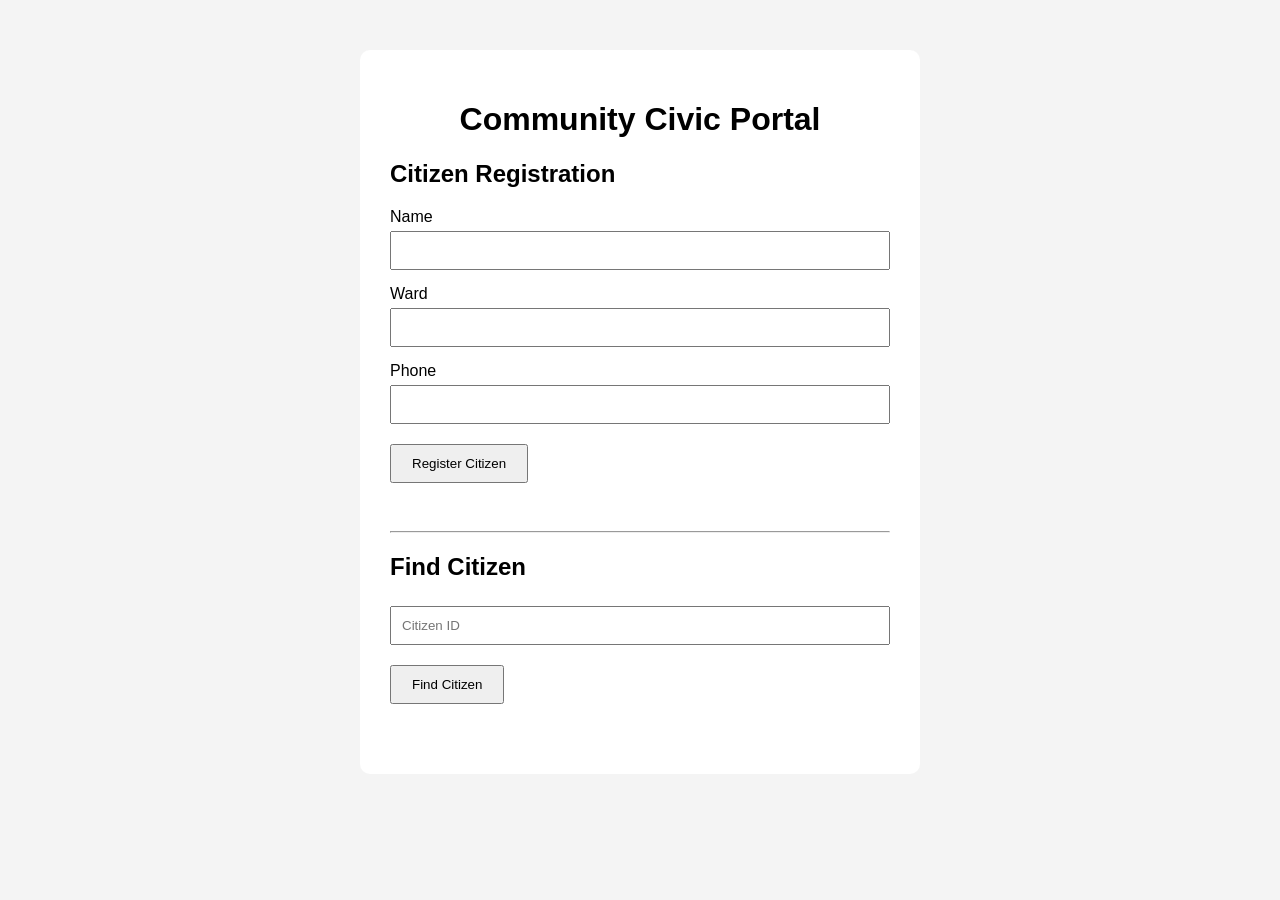
<file: citizen-service/frontend/index.html>
<!DOCTYPE html>
<html>
<head>
 <title>Citizen Service</title>
 <link rel="stylesheet" href="style.css">
</head>
<body>
<div class="container">
 <h1>Community Civic Portal</h1>
 <h2>Citizen Registration</h2>
 <form id="citizenForm">
 <label>Name</label>
 <input type="text" id="name" required>
 <label>Ward</label>
 <input type="text" id="ward" required>
 <label>Phone</label>
 <input type="text" id="phone" required>
 <button type="submit">Register Citizen</button>
 </form>
 <div id="result"></div>
 <hr>
 <h2>Find Citizen</h2>
 <input type="number" id="searchId" placeholder="Citizen ID">
 <button onclick="findCitizen()">Find Citizen</button>
 <div id="citizenDetails"></div>
</div>
<script src="script.js"></script>
</body>
</html>
</file>
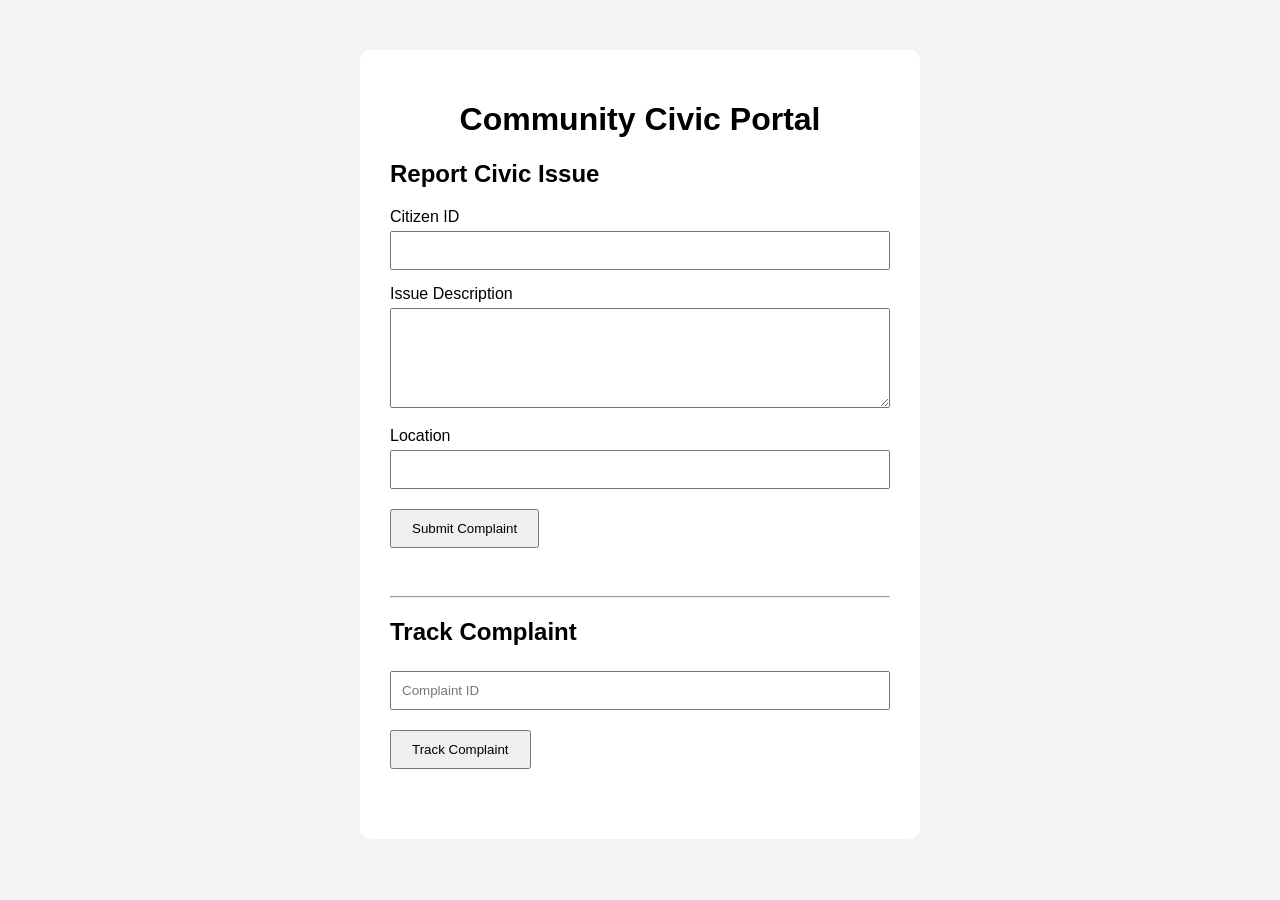
<file: complaint-service/frontend/index.html>
<!DOCTYPE html>
<html>
<head>
    <title>Complaint Service</title>
    <link rel="stylesheet" href="style.css">
</head>

<body>

<div class="container">

    <h1>Community Civic Portal</h1>

    <h2>Report Civic Issue</h2>

    <form id="complaintForm">

        <label>Citizen ID</label>
        <input type="number" id="citizenId" required>

        <label>Issue Description</label>
        <textarea id="description" required></textarea>

        <label>Location</label>
        <input type="text" id="location" required>

        <button type="submit">Submit Complaint</button>

    </form>

    <div id="result"></div>

    <hr>

    <h2>Track Complaint</h2>

    <input
        type="number"
        id="searchComplaintId"
        placeholder="Complaint ID"
    >

    <button onclick="findComplaint()">Track Complaint</button>

    <div id="complaintDetails"></div>

</div>

<script src="script.js"></script>

</body>
</html>
</file>
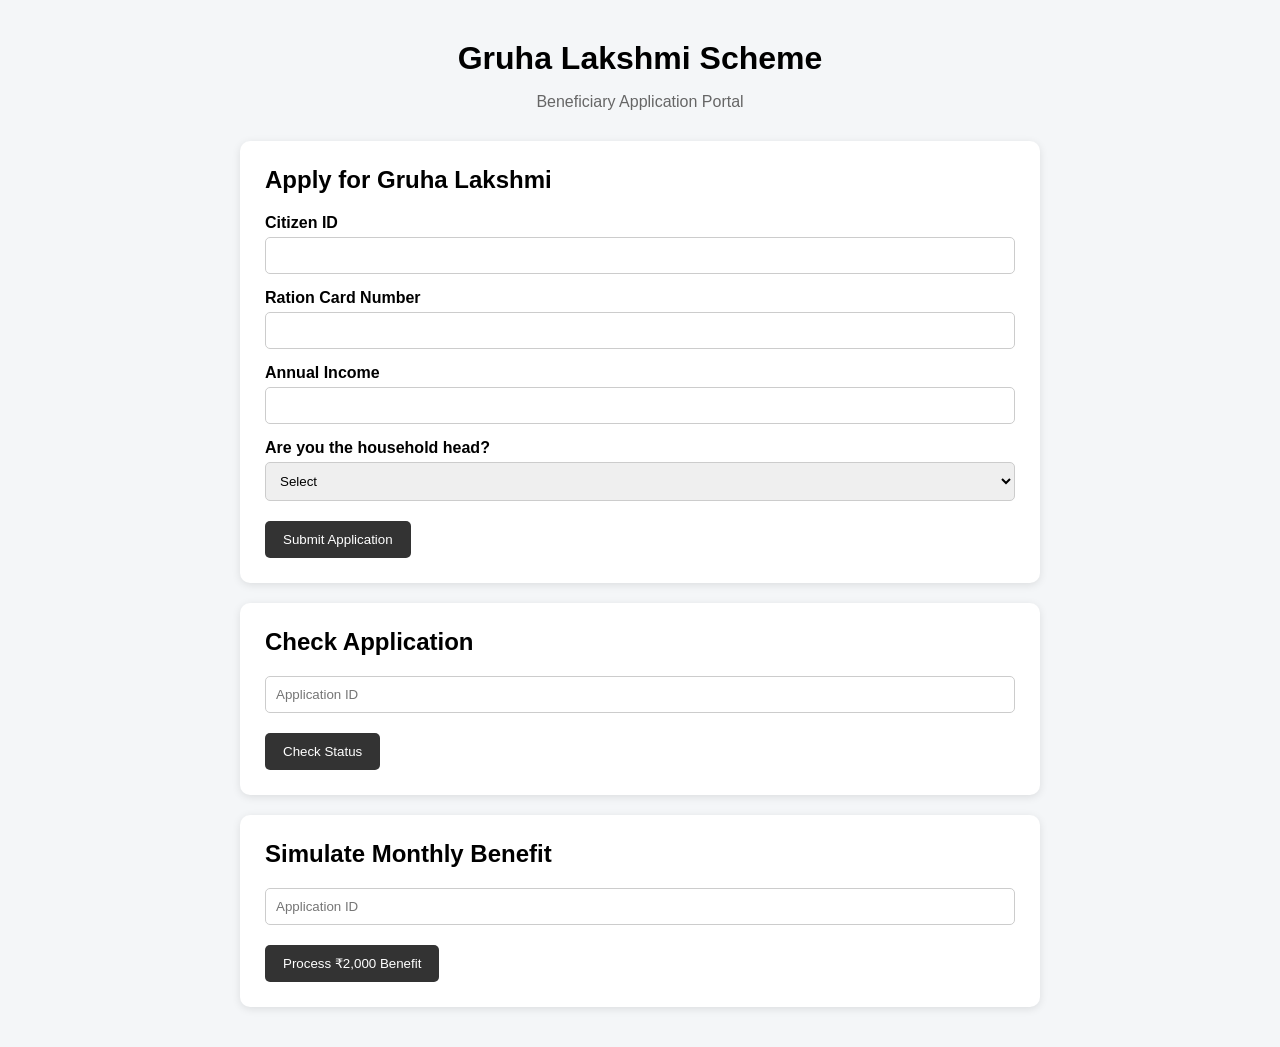
<file: gruhalakshmi-service/frontend/index.html>
<!DOCTYPE html>
<html lang="en">

<head>
    <meta charset="UTF-8">
    <meta name="viewport" content="width=device-width, initial-scale=1.0">

    <title>Gruha Lakshmi Service</title>

    <link rel="stylesheet" href="style.css">
</head>

<body>

    <div class="container">

        <h1>Gruha Lakshmi Scheme</h1>

        <p class="subtitle">
            Beneficiary Application Portal
        </p>

        <div class="card">

            <h2>Apply for Gruha Lakshmi</h2>

            <form id="applicationForm">

                <label>Citizen ID</label>

                <input
                    type="number"
                    id="citizen_id"
                    required
                >

                <label>Ration Card Number</label>

                <input
                    type="text"
                    id="ration_card"
                    required
                >

                <label>Annual Income</label>

                <input
                    type="number"
                    id="annual_income"
                    required
                >

                <label>
                    Are you the household head?
                </label>

                <select id="is_household_head" required>

                    <option value="">
                        Select
                    </option>

                    <option value="true">
                        Yes
                    </option>

                    <option value="false">
                        No
                    </option>

                </select>

                <button type="submit">
                    Submit Application
                </button>

            </form>

        </div>


        <div class="card">

            <h2>Check Application</h2>

            <input
                type="number"
                id="application_id"
                placeholder="Application ID"
            >

            <button onclick="getApplication()">
                Check Status
            </button>

        </div>


        <div class="card">

            <h2>Simulate Monthly Benefit</h2>

            <input
                type="number"
                id="payment_application_id"
                placeholder="Application ID"
            >

            <button onclick="makePayment()">
                Process ₹2,000 Benefit
            </button>

        </div>


        <div id="result"></div>

    </div>

    <script src="script.js"></script>

</body>

</html>
</file>
<file: citizen-service/frontend/style.css>
body {
    font-family: Arial, sans-serif;
    background: #f4f4f4;
}

.container {
    width: 500px;
    margin: 50px auto;
    background: white;
    padding: 30px;
    border-radius: 10px;
}

h1 {
    text-align: center;
}

label {
    display: block;
    margin-top: 15px;
}

input {
    width: 100%;
    padding: 10px;
    margin-top: 5px;
    box-sizing: border-box;
}

button {
    margin-top: 20px;
    padding: 10px 20px;
}

#result,
#citizenDetails {
    margin-top: 20px;
    padding: 10px;
}
</file>
<file: complaint-service/frontend/style.css>
body {
    font-family: Arial, sans-serif;
    background: #f4f4f4;
}

.container {
    width: 500px;
    margin: 50px auto;
    background: white;
    padding: 30px;
    border-radius: 10px;
}

h1 {
    text-align: center;
}

label {
    display: block;
    margin-top: 15px;
}

input,
textarea {
    width: 100%;
    padding: 10px;
    margin-top: 5px;
    box-sizing: border-box;
}

textarea {
    height: 100px;
}

button {
    margin-top: 20px;
    padding: 10px 20px;
}

#result,
#complaintDetails {
    margin-top: 20px;
    padding: 10px;
}
</file>
<file: gruhalakshmi-service/frontend/style.css>
* {
    box-sizing: border-box;
}

body {
    margin: 0;
    font-family: Arial, sans-serif;
    background: #f4f6f8;
}

.container {
    width: 90%;
    max-width: 800px;
    margin: 40px auto;
}

h1 {
    text-align: center;
    margin-bottom: 5px;
}

.subtitle {
    text-align: center;
    color: #666;
    margin-bottom: 30px;
}

.card {
    background: white;
    padding: 25px;
    margin-bottom: 20px;
    border-radius: 10px;
    box-shadow: 0 2px 8px rgba(0, 0, 0, 0.1);
}

.card h2 {
    margin-top: 0;
}

label {
    display: block;
    margin-top: 15px;
    margin-bottom: 5px;
    font-weight: bold;
}

input,
select {
    width: 100%;
    padding: 10px;
    border: 1px solid #ccc;
    border-radius: 5px;
}

button {
    margin-top: 20px;
    padding: 11px 18px;
    border: none;
    border-radius: 5px;
    cursor: pointer;
    background: #333;
    color: white;
}

button:hover {
    opacity: 0.85;
}

#result {
    margin-top: 20px;
}

.result-card {
    background: white;
    padding: 20px;
    border-radius: 10px;
}

pre {
    white-space: pre-wrap;
    word-wrap: break-word;
}
</file>
